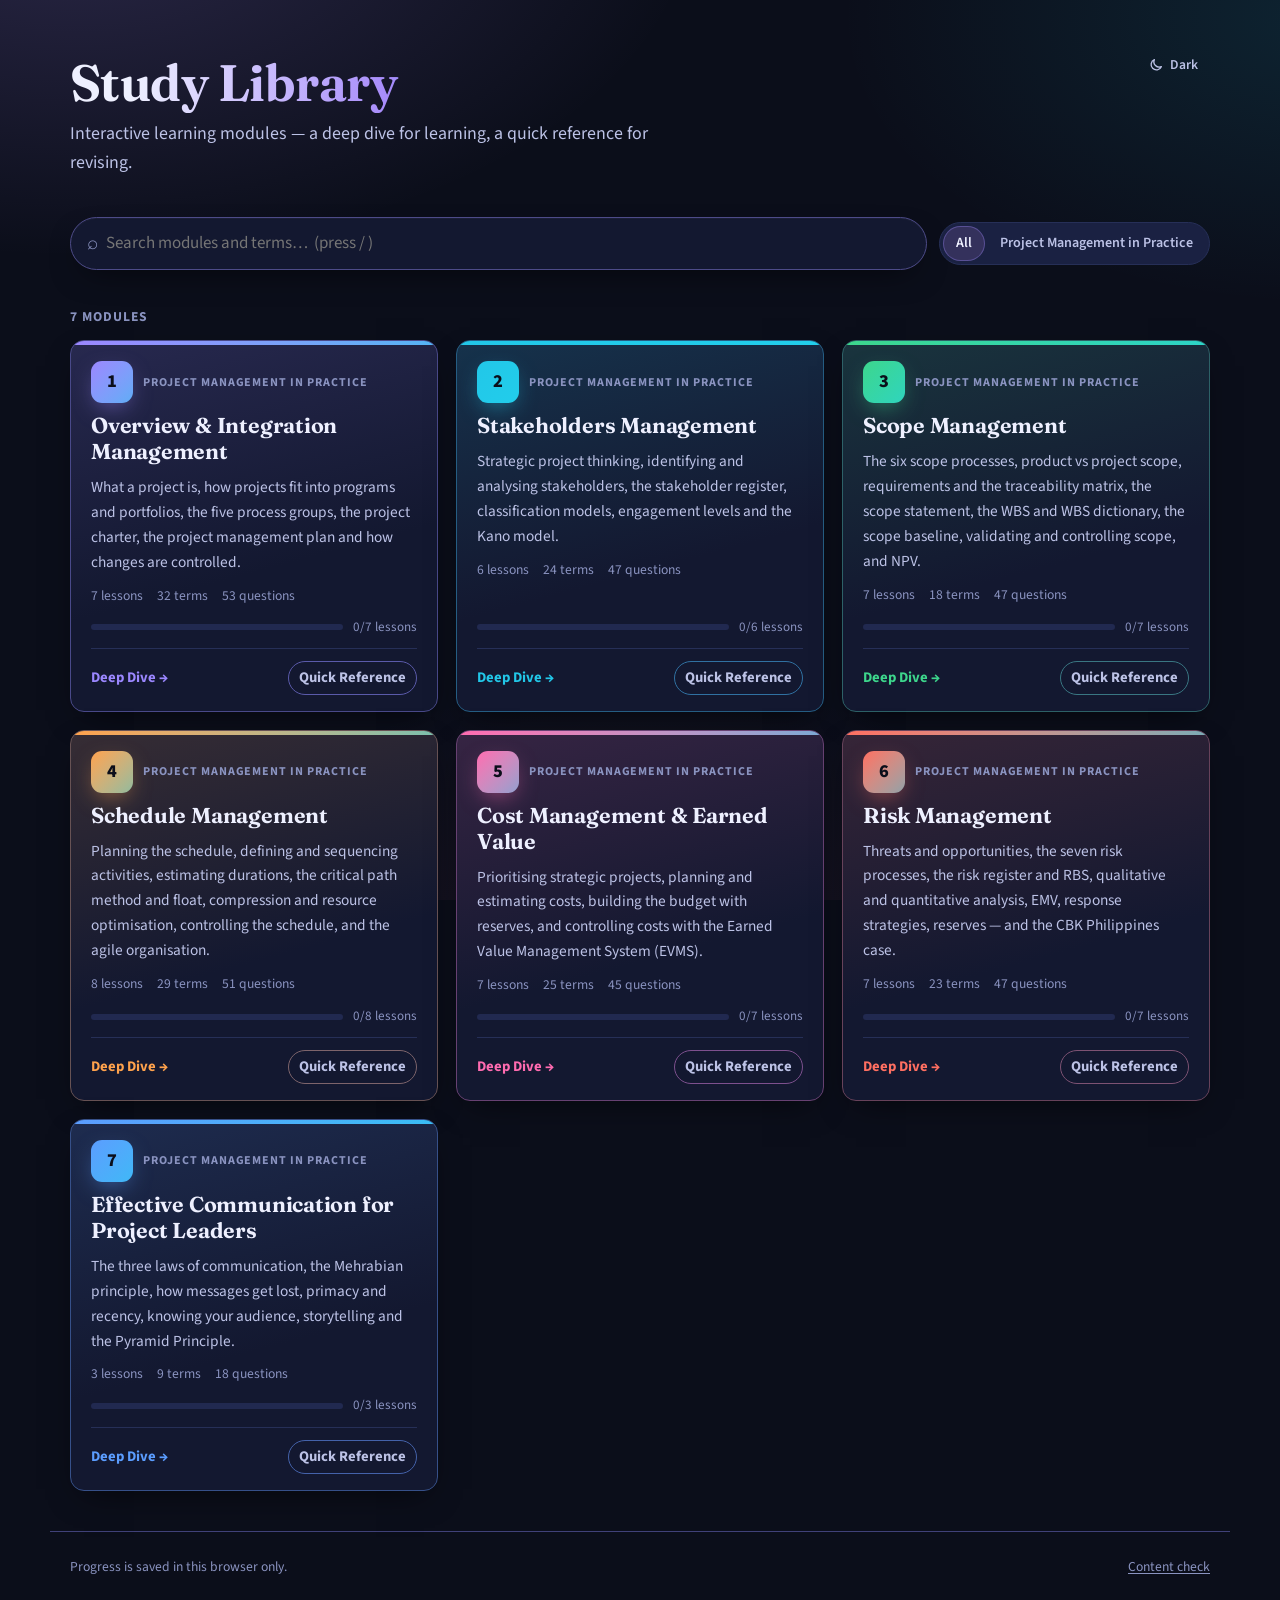
<file: index.html>
<!doctype html>
<html lang="en" data-theme="dark">
<head>
  <meta charset="utf-8">
  <meta name="viewport" content="width=device-width, initial-scale=1">
  <meta name="color-scheme" content="dark light">
  <meta name="theme-color" content="#0b0e1a">
  <title>Study Library</title>
  <meta name="description" content="Interactive learning modules: deep dives and quick references.">
  <link rel="icon" href="assets/favicon.svg" type="image/svg+xml">
  <link rel="preconnect" href="https://fonts.googleapis.com">
  <link rel="preconnect" href="https://fonts.gstatic.com" crossorigin>
  <link rel="stylesheet" href="https://fonts.googleapis.com/css2?family=Fraunces:opsz,wght@9..144,500;9..144,650&family=Source+Sans+3:ital,wght@0,400;0,600;0,700;1,400&family=JetBrains+Mono:wght@400;600&display=swap">
  <link rel="stylesheet" href="assets/css/site.css">
</head>
<body class="home">
  <header class="home-head">
    <div class="home-head-inner">
      <div>
        <div class="eyebrow" id="site-owner"></div>
        <h1 id="site-title">Study Library</h1>
        <p class="tagline" id="site-tagline"></p>
      </div>
      <button class="btn btn-ghost btn-sm theme-toggle" type="button"></button>
    </div>
    <div class="home-tools">
      <div class="search-box">
        <span aria-hidden="true">⌕</span>
        <input id="search" type="search" placeholder="Search modules and terms…  (press / )" aria-label="Search modules and terms" autocomplete="off">
      </div>
      <div class="seg" id="cats" role="group" aria-label="Filter by category"></div>
    </div>
  </header>

  <main class="home-main">
    <div class="home-status" id="status"></div>
    <div class="section-label"><span id="module-count"></span></div>
    <div class="mgrid" id="modules"><div class="loading">Loading modules…</div></div>
    <p class="muted" id="empty" hidden>Nothing matches your search.</p>
    <div id="term-results"></div>
  </main>

  <footer class="site-foot">
    <span>Progress is saved in this browser only.</span>
    <a href="check.html">Content check</a>
  </footer>

  <script src="assets/js/core.js"></script>
  <script src="assets/js/diagrams.js"></script>
  <script src="assets/js/components.js"></script>
  <script src="assets/js/home.js"></script>
</body>
</html>
</file>
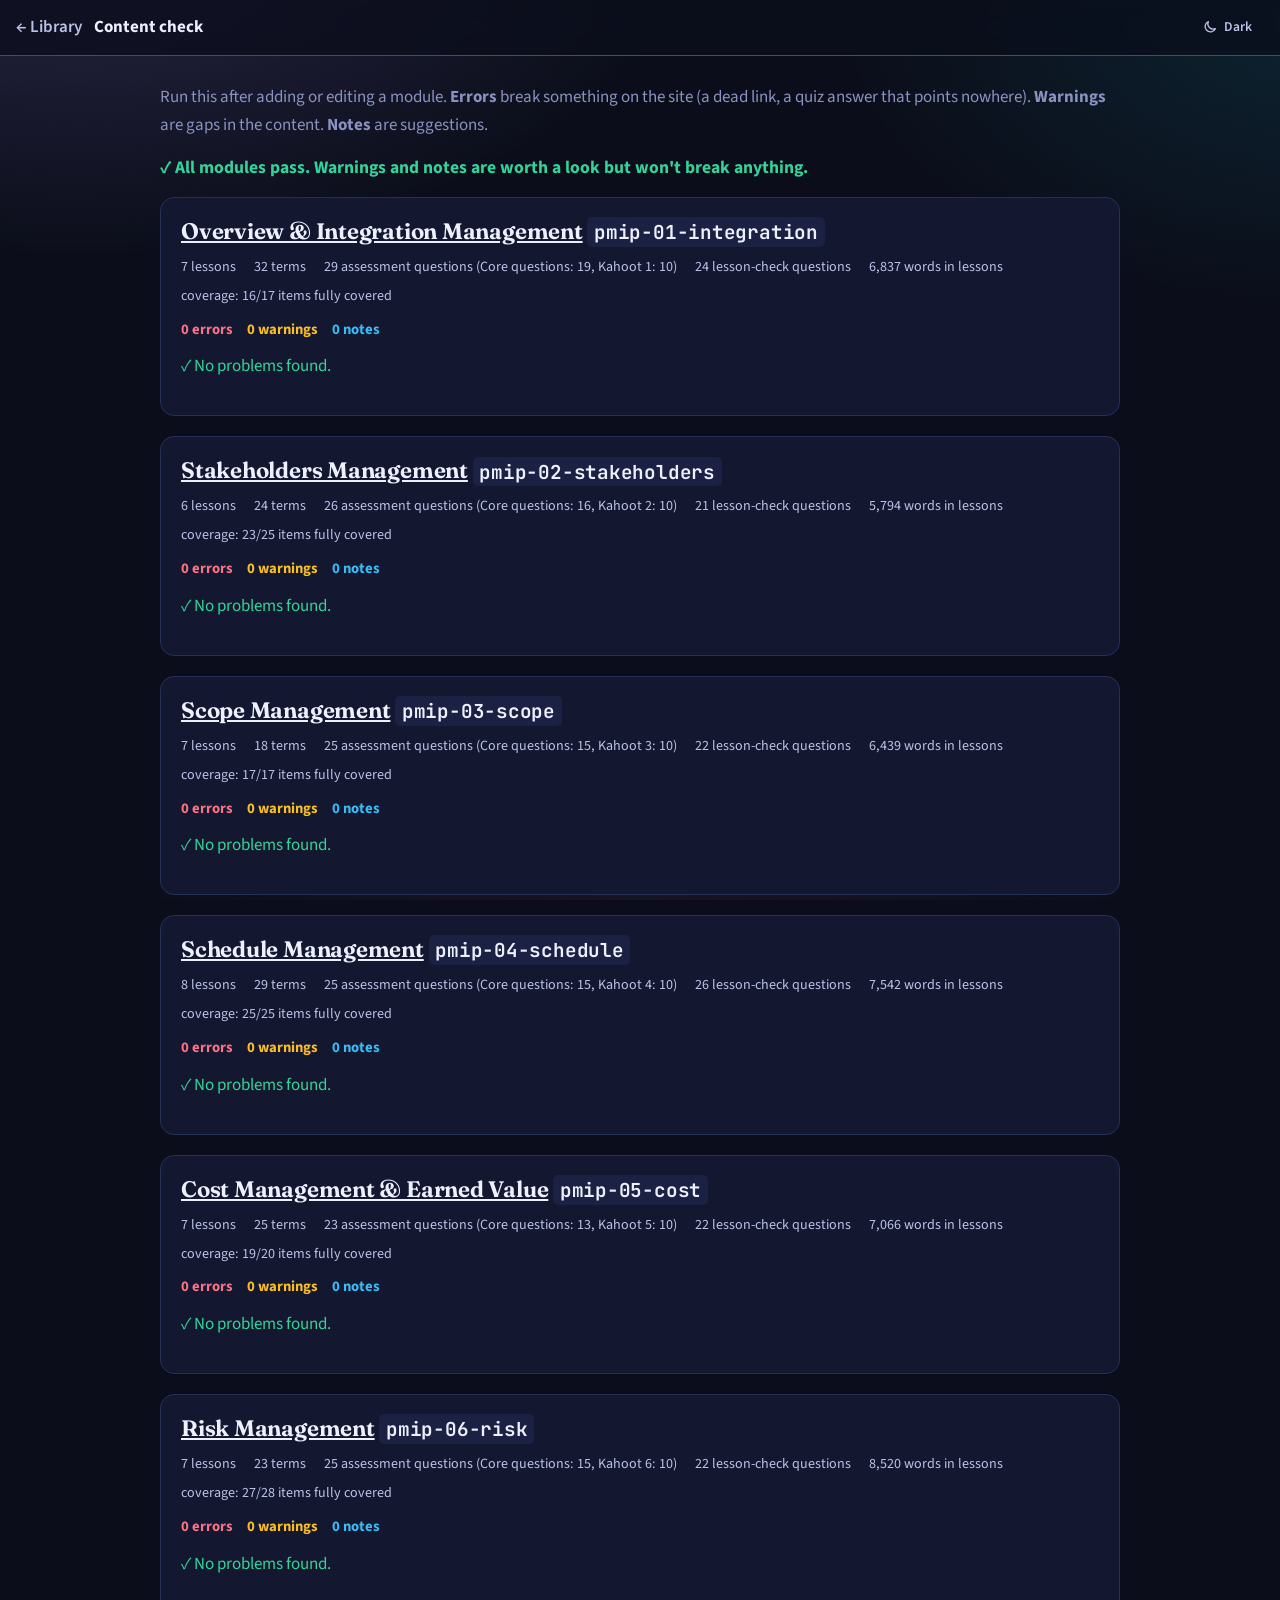
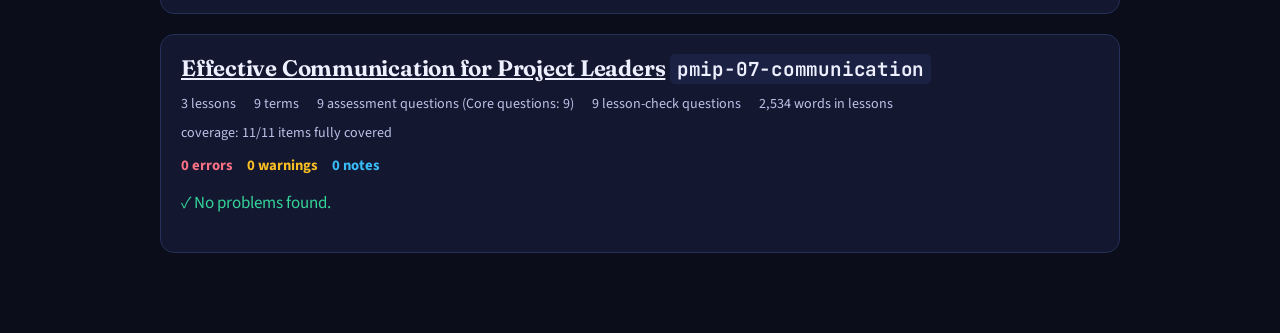
<file: check.html>
<!doctype html>
<html lang="en" data-theme="dark">
<head>
  <meta charset="utf-8">
  <meta name="viewport" content="width=device-width, initial-scale=1">
  <meta name="color-scheme" content="dark light">
  <meta name="theme-color" content="#0b0e1a">
  <title>Content check · Study Library</title>
  <meta name="robots" content="noindex">
  <link rel="icon" href="assets/favicon.svg" type="image/svg+xml">
  <link rel="stylesheet" href="https://fonts.googleapis.com/css2?family=Fraunces:opsz,wght@9..144,500;9..144,650&family=Source+Sans+3:wght@400;600;700&family=JetBrains+Mono:wght@400&display=swap">
  <link rel="stylesheet" href="assets/css/site.css">
</head>
<body class="check-page">
  <header class="topbar">
    <a class="back" href="index.html">← <span>Library</span></a>
    <strong class="topbar-title">Content check</strong>
    <button class="btn btn-ghost btn-sm theme-toggle" type="button"></button>
  </header>
  <main class="check-main">
    <p class="muted">Run this after adding or editing a module. <strong>Errors</strong> break something on the site (a dead link, a quiz answer that points nowhere). <strong>Warnings</strong> are gaps in the content. <strong>Notes</strong> are suggestions.</p>
    <div id="report"><div class="loading">Checking…</div></div>
  </main>
  <script src="assets/js/core.js"></script>
  <script src="assets/js/diagrams.js"></script>
  <script src="assets/js/check.js"></script>
</body>
</html>
</file>
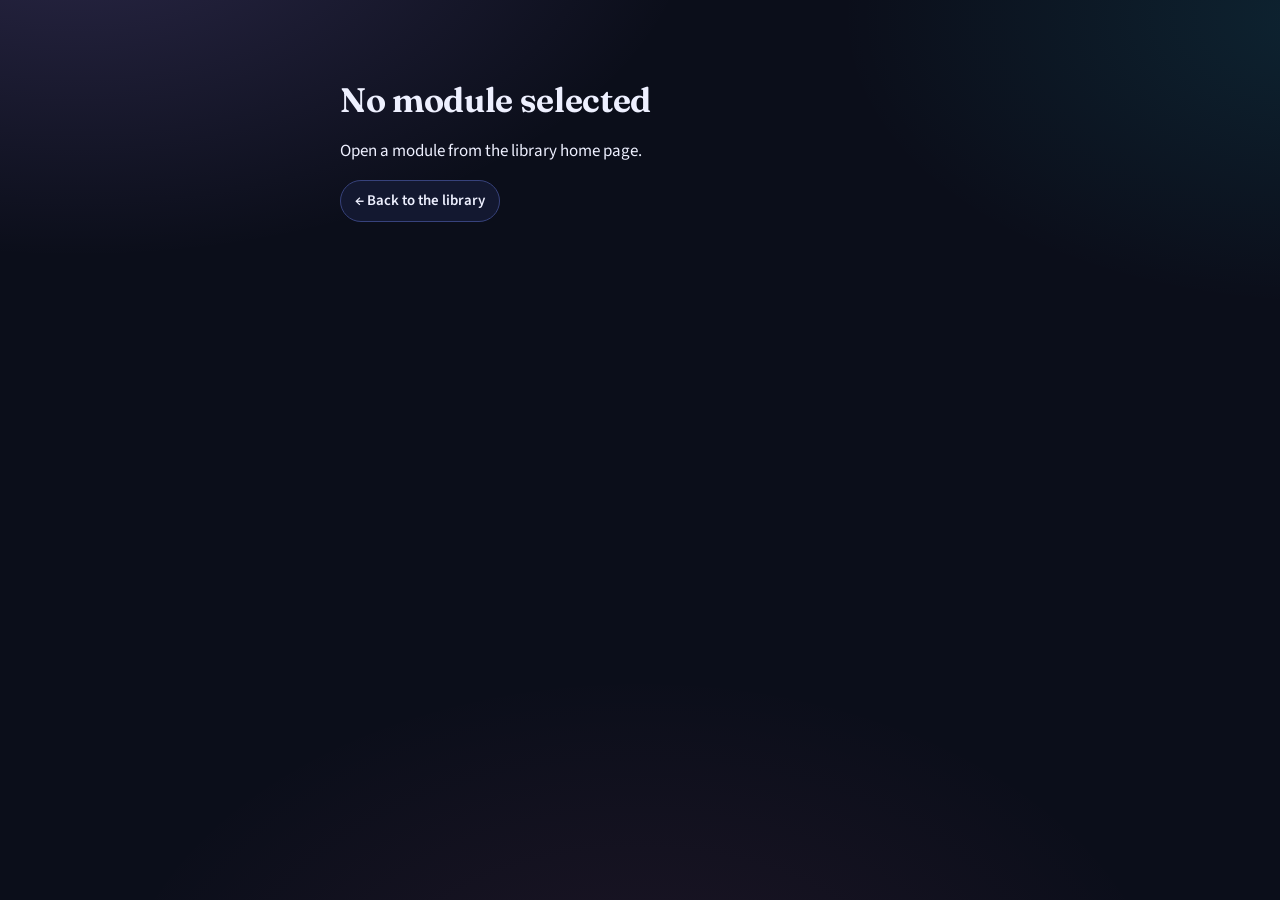
<file: module.html>
<!doctype html>
<html lang="en" data-theme="dark">
<head>
  <meta charset="utf-8">
  <meta name="viewport" content="width=device-width, initial-scale=1">
  <meta name="color-scheme" content="dark light">
  <meta name="theme-color" content="#0b0e1a">
  <title>Module · Study Library</title>
  <link rel="icon" href="assets/favicon.svg" type="image/svg+xml">
  <link rel="preconnect" href="https://fonts.googleapis.com">
  <link rel="preconnect" href="https://fonts.gstatic.com" crossorigin>
  <link rel="stylesheet" href="https://fonts.googleapis.com/css2?family=Fraunces:opsz,wght@9..144,500;9..144,650&family=Source+Sans+3:ital,wght@0,400;0,600;0,700;1,400&family=JetBrains+Mono:wght@400;600&display=swap">
  <link rel="stylesheet" href="assets/css/site.css">
</head>
<body class="module-page">
  <div id="app"></div>
  <script src="assets/js/core.js"></script>
  <script src="assets/js/diagrams.js"></script>
  <script src="assets/js/components.js"></script>
  <script src="assets/js/module-page.js"></script>
</body>
</html>
</file>
<file: assets/css/site.css>
/* ==========================================================================
   Study Library — styles
   Dark theme by default; the theme button switches to light. Colours are
   tokens on :root. Each module sets its own --mod colour.
   ========================================================================== */
:root,
:root[data-theme="dark"] {
  --bg: #0b0e1a;
  --surface: #131830;
  --surface-2: #1a2142;
  --surface-3: #252e58;
  --ink: #eef0ff;
  --ink-2: #bcc2e6;
  --ink-3: #8a93c0;
  --line: #262f57;
  --line-2: #37427c;
  --accent: #a78bfa;
  --accent-2: #c4b5fd;
  --accent-soft: rgba(167, 139, 250, 0.16);
  --accent-ink: #0b0e1a;
  --mod: var(--accent);
  --darken: 0%;

  --ok: #34d399;   --ok-soft: rgba(52, 211, 153, 0.13);
  --bad: #fb7185;  --bad-soft: rgba(251, 113, 133, 0.13);
  --warn: #fbbf24; --warn-soft: rgba(251, 191, 36, 0.12);
  --info: #38bdf8; --info-soft: rgba(56, 189, 248, 0.12);
  --violet: #c4b5fd; --violet-soft: rgba(196, 181, 253, 0.13);

  /* diagram palette */
  --t-violet: #a78bfa; --t-cyan: #22d3ee; --t-green: #34d399; --t-orange: #fb923c;
  --t-pink: #f472b6;   --t-blue: #60a5fa; --t-yellow: #facc15; --t-red: #f87171; --t-gray: #94a3b8;
  --on-tone: #0b0e1a;
  --tint: 15%;

  --font-body: "Source Sans 3", system-ui, -apple-system, "Segoe UI", Roboto, sans-serif;
  --font-head: "Fraunces", Georgia, "Times New Roman", serif;
  --font-mono: "JetBrains Mono", ui-monospace, Menlo, Consolas, monospace;

  --radius: 14px;
  --radius-sm: 9px;
  --shadow: 0 1px 0 rgba(255, 255, 255, 0.03) inset, 0 12px 32px -14px rgba(0, 0, 0, 0.7);
  --topbar-h: 56px;
  color-scheme: dark;
}
:root[data-theme="light"] {
  --bg: #f6f4ff;
  --surface: #ffffff;
  --surface-2: #f0edfb;
  --surface-3: #e4dff6;
  --ink: #1a1735;
  --ink-2: #4a4672;
  --ink-3: #7a76a2;
  --line: #e2ddf3;
  --line-2: #cbc3ea;
  --accent: #6d4aff;
  --accent-2: #8467ff;
  --accent-soft: #ece6ff;
  --accent-ink: #ffffff;
  --darken: 30%;

  --ok: #0f9f6e;   --ok-soft: #dcf7ec;
  --bad: #d9364f;  --bad-soft: #fde3e8;
  --warn: #b7791f; --warn-soft: #fdf1d8;
  --info: #0a7cc2; --info-soft: #dff1fc;
  --violet: #8b3fd9; --violet-soft: #f1e6fd;

  --t-violet: #7c3aed; --t-cyan: #0891b2; --t-green: #059669; --t-orange: #ea580c;
  --t-pink: #db2777;   --t-blue: #2563eb; --t-yellow: #b58105; --t-red: #dc2626; --t-gray: #64748b;
  --on-tone: #ffffff;
  --tint: 11%;
  --shadow: 0 1px 2px rgba(40, 20, 90, 0.06), 0 10px 28px -12px rgba(40, 20, 90, 0.18);
  color-scheme: light;
}
/* module colour as text: brightened in dark mode, darkened in light mode */
* { --mod-ink: color-mix(in srgb, var(--mod) calc(100% - var(--darken)), #000); }
.tone-violet { --tone: var(--t-violet); } .tone-cyan { --tone: var(--t-cyan); } .tone-green { --tone: var(--t-green); }
.tone-orange { --tone: var(--t-orange); } .tone-pink { --tone: var(--t-pink); } .tone-blue { --tone: var(--t-blue); }
.tone-yellow { --tone: var(--t-yellow); } .tone-red { --tone: var(--t-red); } .tone-gray { --tone: var(--t-gray); }
.tone-mod { --tone: var(--mod); }

/* ---------- Base ---------- */
*, *::before, *::after { box-sizing: border-box; }
html { scroll-padding-top: calc(var(--topbar-h) + 16px); -webkit-text-size-adjust: 100%; }
body {
  margin: 0;
  background: var(--bg);
  color: var(--ink);
  font: 17px/1.62 var(--font-body);
  overflow-x: hidden;
}
h1, h2, h3, h4 { font-family: var(--font-head); font-weight: 650; line-height: 1.2; margin: 0 0 0.5em; letter-spacing: -0.01em; }
h3 { font-size: 1.15rem; }
p { margin: 0 0 0.85em; }
a { color: var(--accent); text-underline-offset: 2px; }
a:hover { color: var(--accent-2); }
code { font-family: var(--font-mono); font-size: 0.86em; background: var(--surface-2); padding: 0.1em 0.35em; border-radius: 5px; }
mark { background: var(--warn-soft); color: inherit; padding: 0 0.15em; border-radius: 3px; }
img, svg { max-width: 100%; }
button { font: inherit; }
:focus-visible { outline: 2px solid var(--accent); outline-offset: 2px; border-radius: 4px; }
.muted { color: var(--ink-3); }
.small { font-size: 0.85rem; }
.loading { padding: 48px 0; color: var(--ink-3); text-align: center; }
.warn { color: var(--warn); }
[hidden] { display: none !important; }
.deep [id] { scroll-margin-top: calc(var(--topbar-h) + 20px); }

/* ---------- Buttons, segmented controls, chips, bars ---------- */
.btn {
  display: inline-flex; align-items: center; gap: 6px;
  padding: 8px 14px; border-radius: 999px;
  border: 1px solid var(--line-2); background: var(--surface); color: var(--ink);
  cursor: pointer; font-weight: 600; font-size: 0.93rem; text-decoration: none;
  transition: background 0.15s, border-color 0.15s, color 0.15s;
}
.btn:hover { background: var(--surface-2); color: var(--ink); }
.btn-primary { background: var(--accent); border-color: var(--accent); color: var(--accent-ink); }
.btn-primary:hover { background: var(--accent-2); border-color: var(--accent-2); color: var(--accent-ink); }
.btn-ghost { background: transparent; border-color: transparent; color: var(--ink-2); }
.btn-ghost:hover { background: var(--surface-2); }
.btn-sm { padding: 5px 11px; font-size: 0.85rem; }

.seg { display: inline-flex; flex-wrap: wrap; gap: 4px; background: var(--surface-2); padding: 4px; border-radius: 999px; }
.seg:empty { display: none; }
.seg-btn {
  border: 0; background: transparent; color: var(--ink-2); padding: 5px 12px; border-radius: 999px;
  cursor: pointer; font-weight: 600; font-size: 0.88rem;
}
.seg-btn:hover { color: var(--ink); }
.seg-btn.on { background: var(--surface); color: var(--ink); box-shadow: var(--shadow); }
.count { font-size: 0.78em; font-weight: 700; color: var(--ink-3); margin-left: 2px; }

.chip {
  display: inline-block; padding: 2px 10px; border-radius: 999px; font-size: 0.85rem;
  background: var(--surface-2); color: var(--ink-2); text-decoration: none; border: 1px solid var(--line);
}
.chip:hover { border-color: var(--accent); color: var(--accent); }
.chips { display: flex; flex-wrap: wrap; gap: 6px; }

.bar { height: 6px; border-radius: 99px; background: var(--surface-3); overflow: hidden; flex: 1; }
.bar > span { display: block; height: 100%; background: var(--mod); border-radius: 99px; transition: width 0.3s; }

.eyebrow { font-size: 0.75rem; letter-spacing: 0.08em; text-transform: uppercase; font-weight: 700; color: var(--ink-3); }

.src-tag, .src-inline { font-size: 0.8rem; color: var(--ink-3); font-family: var(--font-mono); }
.src-line { font-size: 0.78rem; color: var(--ink-3); font-family: var(--font-mono); margin-top: 6px; }

/* ---------- Top bar & tabs ---------- */
.topbar {
  position: sticky; top: 0; z-index: 20;
  display: flex; align-items: center; gap: 12px;
  height: var(--topbar-h); padding: 0 16px;
  background: color-mix(in srgb, var(--bg) 88%, transparent);
  backdrop-filter: saturate(1.4) blur(10px);
  -webkit-backdrop-filter: saturate(1.4) blur(10px);
  border-bottom: 1px solid var(--line);
}
.back { text-decoration: none; color: var(--ink-2); font-weight: 600; white-space: nowrap; }
.topbar-title { flex: 1; }
.tabs { flex: 1; display: flex; justify-content: center; gap: 4px; height: 100%; }
.tabs [role="tab"] {
  border: 0; background: transparent; color: var(--ink-2); font-weight: 700; font-size: 0.98rem;
  padding: 0 14px; cursor: pointer; border-bottom: 3px solid transparent; margin-bottom: -1px;
}
.tabs [role="tab"]:hover { color: var(--ink); }
.tabs [role="tab"][aria-selected="true"] { color: var(--ink); border-bottom-color: var(--mod); }

/* ---------- Home ---------- */
.home-head { max-width: 1180px; margin: 0 auto; padding: 48px 20px 8px; }
.home-head-inner { display: flex; justify-content: space-between; align-items: flex-start; gap: 16px; }
.home-head h1 { font-size: clamp(2.1rem, 5vw, 3.2rem); margin: 4px 0 6px; }
.tagline { color: var(--ink-2); font-size: 1.12rem; max-width: 640px; }
.home-tools { display: flex; flex-wrap: wrap; gap: 12px; align-items: center; margin-top: 24px; }
.search-box {
  flex: 1 1 320px; display: flex; align-items: center; gap: 8px;
  background: var(--surface); border: 1px solid var(--line-2); border-radius: 999px; padding: 0 16px;
  box-shadow: var(--shadow);
}
.search-box span { color: var(--ink-3); font-size: 1.2rem; }
.search-box input { flex: 1; border: 0; background: transparent; color: var(--ink); font: inherit; padding: 12px 0; outline: none; min-width: 0; }
.home-main { max-width: 1180px; margin: 0 auto; padding: 8px 20px 40px; }
.section-label { font-size: 0.85rem; font-weight: 700; color: var(--ink-3); text-transform: uppercase; letter-spacing: 0.07em; margin: 20px 0 12px; font-family: var(--font-body); }
.home-status:empty { display: none; }
.home-status { margin-top: 16px; }

.mgrid { display: grid; grid-template-columns: repeat(auto-fill, minmax(290px, 1fr)); gap: 18px; }
.mcard {
  position: relative; display: flex; flex-direction: column; gap: 10px;
  background: var(--surface); border: 1px solid var(--line); border-radius: var(--radius);
  padding: 20px 20px 16px; box-shadow: var(--shadow);
  border-top: 5px solid var(--mod);
  transition: transform 0.15s, box-shadow 0.15s, border-color 0.15s;
}
.mcard:hover { transform: translateY(-2px); border-color: var(--line-2); border-top-color: var(--mod); }
.mcard-top { display: flex; align-items: center; gap: 10px; }
.mod-icon {
  display: inline-grid; place-items: center; width: 42px; height: 42px; border-radius: 11px;
  background: color-mix(in srgb, var(--mod) 16%, var(--surface)); color: var(--mod-ink);
  font-weight: 800; font-size: 1.15rem; flex: none;
}
.mcard-title { font-size: 1.35rem; margin: 0; }
.mcard-main { color: var(--ink); text-decoration: none; }
.mcard-main::after { content: ""; position: absolute; inset: 0; border-radius: var(--radius); }
.mcard-sub { color: var(--ink-2); margin: 0; font-size: 0.96rem; }
.mcard-stats { display: flex; flex-wrap: wrap; gap: 6px 14px; font-size: 0.85rem; color: var(--ink-3); }
.mcard-progress { display: flex; align-items: center; gap: 10px; font-size: 0.82rem; color: var(--ink-3); margin-top: auto; }
.mcard-links { display: flex; justify-content: space-between; align-items: center; border-top: 1px solid var(--line); padding-top: 12px; font-weight: 700; font-size: 0.92rem; }
.mcard-go { color: var(--mod-ink); text-decoration: none; }
.mcard-ref { position: relative; z-index: 2; color: var(--ink-2); text-decoration: none; padding: 4px 10px; border-radius: 99px; border: 1px solid var(--line-2); }
.mcard-ref:hover { color: var(--mod-ink); border-color: var(--mod); }

.term-hits { display: grid; grid-template-columns: repeat(auto-fill, minmax(320px, 1fr)); gap: 10px; }
.term-hit {
  display: grid; grid-template-columns: 1fr auto; gap: 2px 10px; padding: 12px 14px;
  background: var(--surface); border: 1px solid var(--line); border-left: 4px solid var(--mod);
  border-radius: var(--radius-sm); text-decoration: none; color: var(--ink);
}
.term-hit:hover { border-color: var(--mod); color: var(--ink); }
.th-term { font-weight: 700; }
.th-mod { font-size: 0.78rem; color: var(--ink-3); text-align: right; }
.th-short { grid-column: 1 / -1; font-size: 0.9rem; color: var(--ink-2); }

/* ---------- Module hero ---------- */
.hero { border-bottom: 1px solid var(--line); background: linear-gradient(180deg, color-mix(in srgb, var(--mod) 9%, var(--bg)), var(--bg)); }
.hero-inner { max-width: 1180px; margin: 0 auto; padding: 34px 20px 26px; display: flex; gap: 20px; align-items: flex-start; }
.hero .mod-icon { width: 64px; height: 64px; font-size: 1.7rem; border-radius: 16px; }
.hero-text { flex: 1; min-width: 0; }
.hero h1 { font-size: clamp(1.8rem, 4.2vw, 2.7rem); margin: 4px 0 6px; }
.subtitle { color: var(--ink-2); font-size: 1.1rem; max-width: 760px; }
.hero-meta { display: flex; flex-wrap: wrap; gap: 4px 16px; color: var(--ink-3); font-size: 0.9rem; }
.hero-progress { display: flex; align-items: center; gap: 12px; margin-top: 14px; max-width: 460px; font-size: 0.85rem; color: var(--ink-3); }

/* ---------- Deep Dive layout ---------- */
main { min-height: 50vh; }
.deep-layout { max-width: 1180px; margin: 0 auto; padding: 24px 20px 60px; display: grid; grid-template-columns: 250px minmax(0, 1fr); gap: 40px; }
.toc-wrap { position: relative; }
.toc { position: sticky; top: calc(var(--topbar-h) + 16px); max-height: calc(100vh - var(--topbar-h) - 32px); overflow: auto; font-size: 0.92rem; padding-right: 4px; }
.toc summary { display: none; }
.toc ul, .toc ol { list-style: none; margin: 0 0 8px; padding: 0; }
.toc-group { font-size: 0.72rem; text-transform: uppercase; letter-spacing: 0.08em; font-weight: 700; color: var(--ink-3); margin: 14px 0 4px; }
.toc a { display: flex; gap: 8px; padding: 5px 10px; border-radius: 8px; color: var(--ink-2); text-decoration: none; line-height: 1.35; border-left: 2px solid transparent; }
.toc a:hover { background: var(--surface-2); color: var(--ink); }
.toc a.active { color: var(--ink); background: var(--surface-2); border-left-color: var(--mod); font-weight: 600; }
.toc-n {
  flex: none; display: inline-grid; place-items: center; width: 20px; height: 20px; border-radius: 50%;
  border: 1.5px solid var(--line-2); font-size: 0.72rem; font-weight: 700; color: var(--ink-3); margin-top: 1px;
}
.toc-lessons li.done .toc-n { background: var(--ok); border-color: var(--ok); color: var(--surface); font-size: 0; }
.toc-lessons li.done .toc-n::before { content: "✓"; font-size: 0.72rem; }

.deep { min-width: 0; max-width: 820px; }
.sec { padding: 8px 0 36px; margin-bottom: 28px; border-bottom: 1px solid var(--line); }
.sec:last-child { border-bottom: 0; }
.sec-title { font-size: clamp(1.5rem, 3vw, 1.95rem); }
.flash { animation: flash 1.4s ease-out; }
@keyframes flash { 0% { box-shadow: 0 0 0 4px color-mix(in srgb, var(--mod) 45%, transparent); } 100% { box-shadow: 0 0 0 4px transparent; } }

.ov-grid { display: grid; grid-template-columns: repeat(auto-fit, minmax(260px, 1fr)); gap: 16px; margin-top: 18px; }
.ov-card { background: var(--surface); border: 1px solid var(--line); border-radius: var(--radius); padding: 18px 20px; }
.ov-card h3 { font-size: 1rem; font-family: var(--font-body); font-weight: 700; margin-top: 10px; }
.ov-card h3:first-child { margin-top: 0; }
.ov-card ul, .ov-card ol { padding-left: 20px; margin: 0 0 10px; }
.src-list li { margin-bottom: 4px; font-size: 0.93rem; }

/* ---------- Lessons ---------- */
.lesson-head { margin-bottom: 18px; }
.lesson-num { font-size: 0.8rem; font-weight: 700; text-transform: uppercase; letter-spacing: 0.08em; color: var(--mod-ink); margin-bottom: 4px; }
.done-pill { background: var(--ok-soft); color: var(--ok); padding: 1px 8px; border-radius: 99px; margin-left: 6px; letter-spacing: 0.02em; }
.lesson-meta { display: flex; flex-wrap: wrap; gap: 6px 16px; align-items: center; font-size: 0.85rem; color: var(--ink-3); }
.builds { display: inline-flex; flex-wrap: wrap; gap: 6px; align-items: center; }
.lesson-summary { margin-top: 12px; font-size: 1.08rem; color: var(--ink-2); }
.lesson-body > .blk { margin: 0 0 20px; }
.lesson-foot { display: flex; flex-wrap: wrap; justify-content: space-between; align-items: center; gap: 12px; margin-top: 26px; }
.next-link { font-weight: 700; text-decoration: none; }

/* ---------- Blocks ---------- */
.blk { margin: 0 0 20px; }
.blk > :last-child { margin-bottom: 0; }
.blk-text ul, .blk-text ol, .blk-list ul, .blk-list ol { padding-left: 24px; margin: 0 0 0.85em; }
.blk-text li, .blk-list li { margin-bottom: 4px; }
.md-h { font-family: var(--font-body); font-weight: 700; font-size: 1rem; margin: 1.1em 0 0.4em; }
.blk-h { font-size: 1.3rem; margin: 30px 0 12px; }
.blk-label { font-size: 0.74rem; font-weight: 800; letter-spacing: 0.09em; text-transform: uppercase; color: var(--ink-3); margin-bottom: 8px; }
.list-title { font-weight: 700; margin-bottom: 6px; }
.blk-error { border: 1px dashed var(--bad); color: var(--bad); padding: 10px 14px; border-radius: var(--radius-sm); }
.term-link { color: inherit; text-decoration: underline dotted var(--mod); text-decoration-thickness: 1.5px; text-underline-offset: 3px; }
.term-link:hover { color: var(--mod-ink); }
.term-missing { color: var(--bad); text-decoration: underline wavy var(--bad); }

.intuition { background: color-mix(in srgb, var(--mod) 8%, var(--surface)); border-radius: var(--radius); padding: 16px 20px; border: 1px solid color-mix(in srgb, var(--mod) 20%, var(--line)); }
.intuition .blk-label { color: var(--mod-ink); }

.definition { background: var(--surface); border: 1px solid var(--line); border-left: 4px solid var(--mod); border-radius: var(--radius-sm); padding: 16px 20px; }
.def-term { font-family: var(--font-head); font-size: 1.3rem; font-weight: 650; margin-bottom: 6px; }
.def-aka { font-size: 0.88rem; color: var(--ink-3); margin-top: 4px; }
.def-formula { margin-top: 10px; }

.formula { background: var(--surface); border: 1px solid var(--line); border-radius: var(--radius); padding: 16px 20px; }
.formula-tex { overflow-x: auto; padding: 4px 0; }
.tex { font-family: var(--font-mono); font-size: 0.92em; background: var(--surface-2); padding: 0.1em 0.4em; border-radius: 5px; }
.tex-display { display: block; text-align: center; padding: 10px; margin: 6px 0; }
.katex-display { margin: 0.4em 0; }
.katex-display { overflow-x: auto; overflow-y: hidden; padding: 2px 0; }
.katex .katex-mathml { width: 1px; height: 1px; overflow: hidden; }
.def-formula, .fc-formula { overflow-x: auto; }
table.where { width: 100%; border-collapse: collapse; font-size: 0.92rem; margin-top: 10px; }
table.where th { text-align: left; font-size: 0.74rem; text-transform: uppercase; letter-spacing: 0.06em; color: var(--ink-3); border-bottom: 1px solid var(--line); padding: 4px 8px; }
table.where td { border-bottom: 1px solid var(--line); padding: 6px 8px; vertical-align: top; }
table.where td.sym { white-space: nowrap; width: 1%; }
table.where td.unit { white-space: nowrap; color: var(--ink-2); }
.formula-note { margin-top: 10px; font-size: 0.95rem; color: var(--ink-2); }

.example { background: var(--surface); border: 1px solid var(--line); border-radius: var(--radius); padding: 18px 20px; }
.example .blk-label { color: var(--info); }
.ex-title { font-family: var(--font-body); font-weight: 700; font-size: 1.08rem; margin-bottom: 8px; }
.ex-problem { padding-bottom: 6px; }
.ex-solution > summary { cursor: pointer; font-weight: 700; color: var(--ink-2); padding: 6px 0; }
.ex-steps { counter-reset: step; list-style: none; padding: 0; margin: 8px 0 0; }
.ex-steps > li { counter-increment: step; position: relative; padding: 0 0 12px 40px; margin: 0; border-left: 2px solid var(--line); margin-left: 13px; padding-left: 26px; }
.ex-steps > li:last-child { border-left-color: transparent; }
.ex-steps > li::before {
  content: counter(step); position: absolute; left: -14px; top: 0; width: 26px; height: 26px; border-radius: 50%;
  display: grid; place-items: center; background: var(--info-soft); color: var(--info); font-weight: 800; font-size: 0.82rem;
}
.step-do p, .step-why p { margin-bottom: 0.4em; }
.step-why { font-size: 0.93rem; color: var(--ink-2); display: flex; gap: 8px; }
.step-why > span { flex: none; font-size: 0.7rem; font-weight: 800; text-transform: uppercase; letter-spacing: 0.08em; color: var(--ink-3); padding-top: 4px; }
.ex-answer { margin-top: 6px; padding: 10px 14px; background: var(--ok-soft); border-radius: var(--radius-sm); display: flex; gap: 10px; align-items: baseline; }
.ex-answer strong { color: var(--ok); font-size: 0.75rem; text-transform: uppercase; letter-spacing: 0.08em; flex: none; }
.ex-answer p { margin: 0; }

.callout { border-radius: var(--radius-sm); padding: 14px 18px; border: 1px solid; }
.callout-title { font-weight: 800; font-size: 0.92rem; margin-bottom: 4px; }
.callout-note { background: var(--info-soft); border-color: color-mix(in srgb, var(--info) 30%, transparent); }
.callout-note .callout-title { color: var(--info); }
.callout-tip, .callout-key { background: var(--ok-soft); border-color: color-mix(in srgb, var(--ok) 30%, transparent); }
.callout-tip .callout-title, .callout-key .callout-title { color: var(--ok); }
.callout-warning { background: var(--bad-soft); border-color: color-mix(in srgb, var(--bad) 30%, transparent); }
.callout-warning .callout-title { color: var(--bad); }
.callout-conflict { background: var(--warn-soft); border-color: color-mix(in srgb, var(--warn) 45%, transparent); border-left-width: 5px; }
.callout-conflict .callout-title { color: var(--warn); }
.callout-added { background: var(--violet-soft); border-color: color-mix(in srgb, var(--violet) 35%, transparent); border-style: dashed; }
.callout-added .callout-title { color: var(--violet); }
.callout-exam { background: var(--surface-2); border-color: var(--line-2); }

.quote { margin: 0 0 20px; padding: 12px 20px; border-left: 4px solid var(--line-2); background: var(--surface); border-radius: 0 var(--radius-sm) var(--radius-sm) 0; font-style: italic; }
.quote footer { font-style: normal; font-size: 0.82rem; color: var(--ink-3); font-family: var(--font-mono); }

.steps ol { padding-left: 24px; margin: 0; }
.steps li { margin-bottom: 6px; padding-left: 4px; }
.steps { background: var(--surface); border: 1px solid var(--line); border-radius: var(--radius); padding: 16px 20px; }

.table-scroll { overflow-x: auto; border: 1px solid var(--line); border-radius: var(--radius-sm); background: var(--surface); }
.table-blk table, .cov-table, .chk-table { width: 100%; border-collapse: collapse; font-size: 0.93rem; }
.table-blk th, .table-blk td, .cov-table th, .cov-table td, .chk-table th, .chk-table td { padding: 8px 12px; border-bottom: 1px solid var(--line); text-align: left; vertical-align: top; }
.table-blk th, .cov-table th, .chk-table th { background: var(--surface-2); font-weight: 700; font-size: 0.85rem; }
.table-blk tr:last-child td, .cov-table tr:last-child td { border-bottom: 0; }
figure { margin: 0 0 20px; }
figcaption { font-size: 0.88rem; color: var(--ink-2); margin-top: 8px; }
.figure { text-align: center; }
.figure img { border-radius: var(--radius-sm); border: 1px solid var(--line); background: #fff; }
.fig-svg { background: var(--surface); border: 1px solid var(--line); border-radius: var(--radius-sm); padding: 14px; color: var(--ink); }
.fig-svg svg { height: auto; display: block; margin: 0 auto; }

.code-blk pre { background: var(--surface-2); border: 1px solid var(--line); border-radius: var(--radius-sm); padding: 14px 16px; overflow-x: auto; font-size: 0.88rem; line-height: 1.5; margin: 0; }
.code-blk pre code { background: none; padding: 0; font-size: inherit; }

.usage { display: grid; grid-template-columns: 1fr 1fr; gap: 12px; }
.usage .src-line { grid-column: 1 / -1; }
.usage-col { border-radius: var(--radius-sm); padding: 14px 16px; }
.usage-col ul { margin: 0; padding-left: 20px; }
.usage-col li { margin-bottom: 4px; }
.usage .use { background: var(--ok-soft); }
.usage .use .blk-label { color: var(--ok); }
.usage .avoid { background: var(--bad-soft); }
.usage .avoid .blk-label { color: var(--bad); }

.misconceptions .mc-pair { display: grid; grid-template-columns: 1fr 1fr; gap: 0; border: 1px solid var(--line); border-radius: var(--radius-sm); overflow: hidden; margin-bottom: 10px; background: var(--surface); }
.mc-wrong, .mc-right { display: flex; gap: 10px; padding: 12px 14px; }
.mc-wrong { border-right: 1px solid var(--line); }
.mc-wrong > span { color: var(--bad); font-weight: 800; }
.mc-right > span { color: var(--ok); font-weight: 800; }
.mc-wrong p, .mc-right p { margin: 0; }
.mc-wrong { color: var(--ink-2); }

.more { border: 1px solid var(--line); border-radius: var(--radius-sm); background: var(--surface); }
.more > summary { cursor: pointer; padding: 10px 16px; font-weight: 700; color: var(--ink-2); }
.more[open] > summary { border-bottom: 1px solid var(--line); }
.more-body { padding: 16px; }

.takeaways { background: color-mix(in srgb, var(--mod) 7%, var(--surface)); border: 1px solid color-mix(in srgb, var(--mod) 25%, var(--line)); border-radius: var(--radius); padding: 16px 20px; margin: 28px 0 20px; }
.takeaways .blk-label { color: var(--mod-ink); }
.takeaways ul { margin: 0; padding-left: 20px; }
.takeaways li { margin-bottom: 4px; }
.lesson-check { margin-top: 24px; }
.lesson-check h3 { font-size: 1.2rem; }

/* ---------- Concept map ---------- */
.cmap { position: relative; overflow-x: auto; padding: 8px 2px; }
.cmap-lines { position: absolute; left: 0; top: 0; pointer-events: none; color: var(--ink-3); overflow: visible; }
.cmap-lines path.edge { fill: none; stroke: currentColor; stroke-width: 1.5; opacity: 0.7; }
.cmap-cols { position: relative; display: flex; gap: 56px; align-items: center; min-width: min-content; }
.cmap-col { display: flex; flex-direction: column; gap: 14px; flex: 1 1 180px; min-width: 150px; }
.cmap-node {
  display: block; padding: 10px 14px; border-radius: var(--radius-sm); background: var(--surface);
  border: 1.5px solid var(--line-2); color: var(--ink); text-decoration: none; font-weight: 600; font-size: 0.92rem; line-height: 1.3;
  position: relative; z-index: 1;
}
a.cmap-node:hover { border-color: var(--mod); color: var(--mod-ink); }
.cmap-term { border-style: dashed; }
.cmap-vertical .cmap-cols { flex-direction: column; align-items: stretch; gap: 30px; }
.cmap-vertical .cmap-col { flex: none; flex-direction: row; flex-wrap: wrap; justify-content: center; align-items: flex-start; gap: 14px; min-width: 0; }
.cmap-vertical .cmap-node { flex: 0 1 260px; text-align: center; }
.cmap-legend { font-size: 0.85rem; color: var(--ink-3); margin-top: 10px; }

/* ---------- Quiz ---------- */
.quiz-summary { position: sticky; top: calc(var(--topbar-h) + 8px); z-index: 5; display: flex; align-items: center; gap: 14px; flex-wrap: wrap; background: var(--surface); border: 1px solid var(--line); border-radius: var(--radius-sm); padding: 10px 14px; margin-bottom: 14px; font-size: 0.9rem; box-shadow: var(--shadow); }
.lesson-check .quiz-summary { position: static; box-shadow: none; }
.qs-stats { flex: 1 1 260px; color: var(--ink-2); }
.qs-best { margin-left: 8px; font-size: 0.8rem; background: var(--ok-soft); color: var(--ok); padding: 1px 8px; border-radius: 99px; }
.quiz-summary .bar { flex: 1 1 120px; max-width: 200px; }
.quiz-filters { display: flex; flex-wrap: wrap; gap: 10px; align-items: center; margin: 14px 0 18px; }
.quiz-filters select { max-width: 100%; text-overflow: ellipsis;  font: inherit; font-size: 0.9rem; padding: 6px 10px; border-radius: 999px; border: 1px solid var(--line-2); background: var(--surface); color: var(--ink); }
.set-note { font-size: 0.93rem; background: var(--surface); border: 1px solid var(--line); border-left: 4px solid var(--violet); border-radius: var(--radius-sm); padding: 10px 14px; margin-bottom: 8px; }

.q { background: var(--surface); border: 1px solid var(--line); border-radius: var(--radius); padding: 16px 18px; margin-bottom: 14px; }
.q.answered { border-color: var(--line-2); }
.q-top { display: flex; align-items: center; gap: 10px; margin-bottom: 8px; }
.q-num { display: inline-grid; place-items: center; min-width: 28px; height: 28px; border-radius: 8px; background: var(--surface-2); font-weight: 800; font-size: 0.85rem; padding: 0 6px; }
.q-meta { display: flex; flex-wrap: wrap; gap: 6px; }
.q-badge { font-size: 0.75rem; padding: 2px 8px; border-radius: 99px; background: var(--surface-2); color: var(--ink-2); text-decoration: none; }
.q-badge-set { background: var(--violet-soft); color: var(--violet); font-weight: 700; }
.q-diff { letter-spacing: 1px; color: var(--warn); }
.q-src { font-family: var(--font-mono); }
.q-prompt { font-weight: 600; }
.q-prompt p:last-child { margin-bottom: 8px; }
.q-hint { font-size: 0.85rem; color: var(--ink-3); margin-bottom: 6px; }
.opt { position: relative; display: flex; align-items: flex-start; gap: 10px; padding: 9px 12px; border: 1.5px solid var(--line); border-radius: var(--radius-sm); margin-bottom: 6px; cursor: pointer; background: var(--bg); transition: border-color 0.12s, background 0.12s; }
.opt:hover { border-color: var(--line-2); }
.opt input { position: absolute; opacity: 0; pointer-events: none; }
.opt-letter { flex: none; display: inline-grid; place-items: center; width: 24px; height: 24px; border-radius: 6px; border: 1.5px solid var(--line-2); font-weight: 800; font-size: 0.78rem; color: var(--ink-3); }
.opt:has(input:checked) { border-color: var(--accent); background: var(--accent-soft); }
.opt:has(input:checked) .opt-letter { background: var(--accent); border-color: var(--accent); color: var(--accent-ink); }
.opt:has(input:focus-visible) { outline: 2px solid var(--accent); outline-offset: 2px; }
.q .opt.is-correct { border-color: var(--ok); background: var(--ok-soft); }
.q .opt.is-correct .opt-letter { background: var(--ok); border-color: var(--ok); color: var(--surface); }
.q .opt.is-wrong { border-color: var(--bad); background: var(--bad-soft); }
.q .opt.is-wrong .opt-letter { background: var(--bad); border-color: var(--bad); color: var(--surface); }
.opt.is-missed { border-style: dashed; border-color: var(--ok); }
.opt-why { font-size: 0.88rem; color: var(--ink-2); margin: -2px 0 8px 46px; }
.num { display: flex; align-items: center; gap: 8px; }
.num input, .q textarea { font: inherit; padding: 8px 12px; border: 1.5px solid var(--line-2); border-radius: var(--radius-sm); background: var(--bg); color: var(--ink); }
.num input { width: 180px; }
.q textarea { width: 100%; resize: vertical; }
.num-unit { color: var(--ink-2); }
.q-actions { display: flex; gap: 8px; margin-top: 10px; }
.q-feedback { margin-top: 12px; padding: 12px 14px; border-radius: var(--radius-sm); }
.fb-right { background: var(--ok-soft); }
.fb-wrong { background: var(--bad-soft); }
.fb-info { background: var(--surface-2); font-size: 0.9rem; }
.fb-model { background: var(--info-soft); }
.fb-verdict { font-weight: 800; margin-bottom: 4px; }
.fb-right .fb-verdict { color: var(--ok); }
.fb-wrong .fb-verdict { color: var(--bad); }
.fb-model .fb-verdict { color: var(--info); }
.fb-expected { font-size: 0.92rem; margin-bottom: 6px; }
.fb-expl p:last-child { margin-bottom: 0; }
.self-mark { display: flex; flex-wrap: wrap; align-items: center; gap: 8px; margin-top: 10px; font-size: 0.9rem; }

/* ---------- Flashcards ---------- */
.fc-toolbar { display: flex; flex-wrap: wrap; gap: 10px 16px; align-items: center; margin-bottom: 14px; font-size: 0.9rem; color: var(--ink-2); }
.fc-count { font-weight: 700; color: var(--ink); }
.fc-only { display: inline-flex; gap: 6px; align-items: center; cursor: pointer; }
.fc-card { perspective: 1200px; cursor: pointer; max-width: 620px; outline: none; }
.fc-inner { display: grid; transition: transform 0.5s; transform-style: preserve-3d; }
.fc-card.flipped .fc-inner { transform: rotateY(180deg); }
.fc-face {
  grid-area: 1 / 1; backface-visibility: hidden; -webkit-backface-visibility: hidden;
  min-height: 210px; padding: 28px; border-radius: var(--radius); border: 1px solid var(--line-2); background: var(--surface);
  display: flex; flex-direction: column; justify-content: center; box-shadow: var(--shadow);
}
.fc-front { align-items: center; text-align: center; border-top: 5px solid var(--mod); }
.fc-back { transform: rotateY(180deg); background: color-mix(in srgb, var(--mod) 6%, var(--surface)); }
.fc-card:focus-visible .fc-face { outline: 2px solid var(--accent); }
.fc-card.is-known .fc-front::after { content: "✓ Known"; position: absolute; top: 12px; right: 14px; font-size: 0.75rem; color: var(--ok); font-weight: 700; }
.fc-front { position: relative; }
.fc-term { font-family: var(--font-head); font-size: 1.7rem; font-weight: 650; }
.fc-sub { color: var(--ink-3); font-size: 0.88rem; margin-top: 6px; }
.fc-hint { color: var(--ink-3); font-size: 0.78rem; margin-top: 18px; }
.fc-formula { margin-top: 8px; }
.fc-back-term { font-size: 0.75rem; font-weight: 800; text-transform: uppercase; letter-spacing: 0.08em; color: var(--mod-ink); margin-bottom: 8px; }
.theme-toggle svg { flex: none; }
.fc-actions { display: flex; flex-wrap: wrap; gap: 8px; margin-top: 14px; max-width: 620px; }
.fc-actions .fc-next { margin-left: auto; }

/* ---------- Coverage, conflicts ---------- */
.cov-summary { display: flex; gap: 8px; margin-bottom: 12px; flex-wrap: wrap; }
.cov-pill { display: inline-block; font-size: 0.78rem; font-weight: 700; padding: 2px 9px; border-radius: 99px; text-transform: capitalize; }
.cov-covered.cov-pill { background: var(--ok-soft); color: var(--ok); }
.cov-partial.cov-pill { background: var(--warn-soft); color: var(--warn); }
.cov-omitted.cov-pill { background: var(--bad-soft); color: var(--bad); }
tr.cov-omitted td { background: color-mix(in srgb, var(--bad-soft) 50%, transparent); }
.conflict-list li { margin-bottom: 6px; }

/* ---------- Quick Reference ---------- */
.ref-wrap { max-width: 900px; margin: 0 auto; padding: 28px 20px 60px; }
.ref-head h2 { font-size: 1.9rem; }
.ref-toolbar {
  position: sticky; top: var(--topbar-h); z-index: 6; display: flex; flex-wrap: wrap; gap: 10px; align-items: center;
  background: var(--bg); padding: 12px 0; border-bottom: 1px solid var(--line); margin-bottom: 12px;
}
.ref-search { flex: 1 1 240px; font: inherit; padding: 9px 16px; border-radius: 999px; border: 1px solid var(--line-2); background: var(--surface); color: var(--ink); }
.ref-count { font-size: 0.85rem; }
.ref-letters { display: flex; flex-wrap: wrap; gap: 4px; margin-bottom: 8px; }
.ref-letters:empty { display: none; }
.ref-letters a { display: inline-grid; place-items: center; min-width: 30px; height: 30px; border-radius: 8px; background: var(--surface); border: 1px solid var(--line); text-decoration: none; font-weight: 700; font-size: 0.85rem; color: var(--ink-2); }
.ref-letters a:hover { border-color: var(--mod); color: var(--mod-ink); }
.ref-group { margin-bottom: 18px; scroll-margin-top: calc(var(--topbar-h) + 80px); }
.ref-group-title { font-family: var(--font-body); font-size: 0.8rem; font-weight: 800; text-transform: uppercase; letter-spacing: 0.08em; color: var(--mod-ink); margin: 18px 0 8px; }
.ref-item { background: var(--surface); border: 1px solid var(--line); border-radius: var(--radius-sm); margin-bottom: 6px; scroll-margin-top: calc(var(--topbar-h) + 80px); }
.ref-item > summary { list-style: none; cursor: pointer; display: flex; align-items: baseline; flex-wrap: wrap; gap: 4px 12px; padding: 12px 44px 12px 16px; position: relative; }
.ref-item > summary::-webkit-details-marker { display: none; }
.ref-item > summary:hover { background: var(--surface-2); border-radius: var(--radius-sm); }
.ref-term { font-weight: 700; font-size: 1.02rem; }
.ref-alias { font-size: 0.85rem; color: var(--ink-3); }
.ref-chev { position: absolute; right: 16px; top: 50%; width: 9px; height: 9px; border-right: 2px solid var(--ink-3); border-bottom: 2px solid var(--ink-3); transform: translateY(-70%) rotate(45deg); transition: transform 0.2s; }
.ref-item[open] > summary .ref-chev { transform: translateY(-30%) rotate(-135deg); }
.ref-item[open] { border-color: var(--line-2); border-left: 3px solid var(--mod); }
.ref-body { padding: 2px 16px 14px; border-top: 1px solid var(--line); }
.ref-short { padding-top: 10px; }
.ref-short p:last-child { margin-bottom: 6px; }
.ref-formula { background: var(--surface-2); border-radius: var(--radius-sm); padding: 4px 10px; margin: 6px 0 10px; overflow-x: auto; }
.ref-row { display: grid; grid-template-columns: 92px 1fr; gap: 10px; margin: 6px 0; font-size: 0.95rem; }
.ref-row p { margin: 0; }
.ref-lbl { font-size: 0.72rem; font-weight: 800; text-transform: uppercase; letter-spacing: 0.08em; color: var(--ink-3); padding-top: 3px; }
.ref-pitfall .ref-lbl { color: var(--bad); }
.ref-foot { display: flex; flex-wrap: wrap; justify-content: space-between; align-items: center; gap: 8px; margin-top: 12px; padding-top: 10px; border-top: 1px dashed var(--line); }
.ref-deep { font-weight: 700; text-decoration: none; font-size: 0.92rem; margin-left: auto; }

/* ---------- Footer, errors, checker ---------- */
.site-foot { max-width: 1180px; margin: 0 auto; padding: 24px 20px 40px; display: flex; justify-content: space-between; flex-wrap: wrap; gap: 8px; font-size: 0.85rem; color: var(--ink-3); border-top: 1px solid var(--line); }
.site-foot a { color: var(--ink-3); }
.health-link.has-errors { color: var(--bad); font-weight: 700; }
.page-error { max-width: 640px; margin: 80px auto; padding: 0 20px; }

.check-main { max-width: 1000px; margin: 0 auto; padding: 28px 20px 60px; }
.chk { background: var(--surface); border: 1px solid var(--line); border-radius: var(--radius); padding: 20px; margin-bottom: 20px; }
.chk h2 { font-size: 1.4rem; }
.chk h2 a { color: var(--ink); }
.chk-stats { display: flex; flex-wrap: wrap; gap: 6px 18px; font-size: 0.88rem; color: var(--ink-2); margin-bottom: 10px; }
.chk-summary { display: flex; gap: 14px; font-weight: 700; margin-bottom: 12px; font-size: 0.92rem; }
.chk-overall { font-size: 1.1rem; font-weight: 700; }
.lvl-error { color: var(--bad); }
.lvl-warn { color: var(--warn); }
.lvl-info { color: var(--info); }
.lvl-ok { color: var(--ok); }
.chk-table tr.lvl-error td:first-child, .chk-table tr.lvl-warn td:first-child, .chk-table tr.lvl-info td:first-child { font-weight: 700; }
.chk-table td { color: var(--ink); }

/* ---------- Responsive ---------- */
@media (max-width: 900px) {
  .deep-layout { grid-template-columns: minmax(0, 1fr); gap: 0; padding-top: 12px; }
  .toc { position: static; max-height: none; background: var(--surface); border: 1px solid var(--line); border-radius: var(--radius); padding: 0 12px; margin-bottom: 20px; }
  .toc summary { display: block; cursor: pointer; padding: 12px 4px; font-weight: 700; }
  .toc[open] { padding-bottom: 12px; }
  .hero-inner { padding-top: 24px; }
}
@media (max-width: 640px) {
  body { font-size: 16px; }
  .topbar { padding: 0 10px; gap: 6px; }
  .back span { display: none; }
  .tabs [role="tab"] { padding: 0 8px; font-size: 0.92rem; }
  .tabs .count { display: none; }
  .theme-toggle .tt-label { display: none; }
  .hero .mod-icon { width: 48px; height: 48px; font-size: 1.3rem; }
  .hero-inner { gap: 14px; }
  .usage, .misconceptions .mc-pair { grid-template-columns: 1fr; }
  .mc-wrong { border-right: 0; border-bottom: 1px solid var(--line); }
  .cmap-cols { flex-direction: column; align-items: stretch; gap: 26px; }
  .cmap-col { flex-direction: row; flex-wrap: wrap; justify-content: center; min-width: 0; }
  .cmap-node { flex: 1 1 140px; }
  .ref-row { grid-template-columns: 1fr; gap: 2px; }
  .home-head { padding-top: 28px; }
  .opt-why { margin-left: 12px; }
  .fc-face { padding: 20px; min-height: 180px; }
  .fc-actions .fc-next { margin-left: 0; }
}

/* ---------- Print: everything expanded, no chrome ---------- */
@media print {
  :root { --bg: #fff; --surface: #fff; }
  .topbar, .toc-wrap, .site-foot, .quiz-summary, .quiz-filters, .q-actions, .fc-mount, #sec-cards, .lesson-foot, .ref-toolbar, .hero-progress { display: none !important; }
  #panel-ref[hidden], #panel-deep[hidden] { display: block !important; }
  .deep-layout { display: block; }
  .deep { max-width: none; }
  details > *:not(summary) { display: block !important; }
  .ref-item, .blk, .q { break-inside: avoid; }
  a { color: inherit; text-decoration: none; }
}
@media (prefers-reduced-motion: reduce) {
  *, *::before, *::after { transition: none !important; animation: none !important; scroll-behavior: auto !important; }
}

.opt-text, .q-prompt, .ref-term, .def-term { overflow-wrap: anywhere; min-width: 0; }

/* ==========================================================================
   COLOUR LAYER — gradients, glows and module colours
   ========================================================================== */
body {
  background:
    radial-gradient(1000px 560px at 6% -10%, color-mix(in srgb, var(--mod) 20%, transparent), transparent 62%),
    radial-gradient(820px 480px at 104% 2%, color-mix(in srgb, var(--t-cyan) 11%, transparent), transparent 60%),
    radial-gradient(900px 600px at 50% 115%, color-mix(in srgb, var(--t-pink) 8%, transparent), transparent 60%),
    var(--bg);
  background-attachment: fixed;
}
::selection { background: color-mix(in srgb, var(--mod) 40%, transparent); }
a { color: var(--mod-ink); }
.topbar { background: color-mix(in srgb, var(--bg) 76%, transparent); border-bottom-color: color-mix(in srgb, var(--mod) 25%, var(--line)); }
.tabs [role="tab"][aria-selected="true"] { color: var(--ink); border-bottom-color: var(--mod); text-shadow: 0 0 18px color-mix(in srgb, var(--mod) 60%, transparent); }
.btn-primary { background: linear-gradient(135deg, var(--mod), color-mix(in srgb, var(--mod) 55%, var(--t-cyan))); border-color: transparent; color: var(--on-tone); }
.btn-primary:hover { filter: brightness(1.08); background: linear-gradient(135deg, var(--mod), color-mix(in srgb, var(--mod) 55%, var(--t-cyan))); color: var(--on-tone); }
.bar { background: color-mix(in srgb, var(--surface-3) 80%, transparent); }
.bar > span { background: linear-gradient(90deg, var(--mod), color-mix(in srgb, var(--mod) 45%, var(--t-cyan))); box-shadow: 0 0 12px color-mix(in srgb, var(--mod) 55%, transparent); }
.seg { background: var(--surface-2); border: 1px solid var(--line); }
.seg-btn.on { background: color-mix(in srgb, var(--mod) 22%, var(--surface)); color: var(--ink); box-shadow: 0 0 0 1px color-mix(in srgb, var(--mod) 45%, transparent); }

/* gradient display headings */
.home-head h1, .hero h1 {
  background: linear-gradient(95deg, var(--ink) 15%, color-mix(in srgb, var(--mod-ink) 85%, var(--ink)) 55%, var(--t-cyan) 105%);
  -webkit-background-clip: text; background-clip: text; color: transparent;
}
.home-head h1 { background-image: linear-gradient(95deg, var(--ink) 10%, var(--t-violet) 50%, var(--t-cyan) 75%, var(--t-green) 100%); }
.mod-icon {
  background: linear-gradient(135deg, var(--mod), color-mix(in srgb, var(--mod) 50%, var(--t-cyan)));
  color: var(--on-tone);
  box-shadow: 0 8px 24px -8px color-mix(in srgb, var(--mod) 70%, transparent);
}

/* home cards */
.search-box { background: var(--surface); border-color: color-mix(in srgb, var(--t-violet) 30%, var(--line)); }
.search-box:focus-within { box-shadow: 0 0 0 3px color-mix(in srgb, var(--t-violet) 30%, transparent); }
.mcard {
  overflow: hidden;
  border: 1px solid color-mix(in srgb, var(--mod) 30%, var(--line));
  border-top-width: 1px;
  background: linear-gradient(165deg, color-mix(in srgb, var(--mod) var(--tint), var(--surface)) 0%, var(--surface) 60%);
}
.mcard::before { content: ""; position: absolute; left: 0; right: 0; top: 0; height: 4px; background: linear-gradient(90deg, var(--mod), color-mix(in srgb, var(--mod) 40%, var(--t-cyan))); }
.mcard:hover { border-color: color-mix(in srgb, var(--mod) 60%, var(--line)); box-shadow: 0 0 0 1px color-mix(in srgb, var(--mod) 35%, transparent), 0 22px 50px -24px color-mix(in srgb, var(--mod) 80%, transparent); }
.mcard-ref { border-color: color-mix(in srgb, var(--mod) 35%, var(--line-2)); }
.term-hit { background: linear-gradient(90deg, color-mix(in srgb, var(--mod) var(--tint), var(--surface)), var(--surface)); }

/* module hero */
.hero {
  background:
    radial-gradient(700px 300px at 12% 0%, color-mix(in srgb, var(--mod) 30%, transparent), transparent 70%),
    radial-gradient(500px 260px at 92% 30%, color-mix(in srgb, var(--t-cyan) 12%, transparent), transparent 70%);
  border-bottom-color: color-mix(in srgb, var(--mod) 25%, var(--line));
}
.hero-meta span { background: color-mix(in srgb, var(--mod) 12%, var(--surface)); border: 1px solid color-mix(in srgb, var(--mod) 25%, var(--line)); padding: 1px 10px; border-radius: 99px; color: var(--ink-2); }
.hero-meta { gap: 6px; }

/* table of contents */
.toc a.active { background: color-mix(in srgb, var(--mod) 16%, var(--surface)); border-left-color: var(--mod); }
.toc-n { border-color: color-mix(in srgb, var(--mod) 50%, var(--line-2)); color: var(--mod-ink); }
.toc a.active .toc-n { background: var(--mod); border-color: var(--mod); color: var(--on-tone); }

/* sections and lessons */
.sec { border-bottom: 0; }
.sec-title::after { content: ""; display: block; width: 64px; height: 4px; border-radius: 4px; margin-top: 12px; background: linear-gradient(90deg, var(--mod), var(--t-cyan)); }
.lesson-head {
  padding: 22px 24px; border-radius: var(--radius);
  background: linear-gradient(135deg, color-mix(in srgb, var(--mod) 20%, var(--surface)), var(--surface) 70%);
  border: 1px solid color-mix(in srgb, var(--mod) 30%, var(--line));
  box-shadow: var(--shadow);
}
.lesson-num { color: var(--mod-ink); }
.lesson.is-done .lesson-head { border-color: color-mix(in srgb, var(--ok) 50%, var(--line)); }
.blk-label { color: color-mix(in srgb, var(--mod-ink) 70%, var(--ink-3)); }

.intuition { background: linear-gradient(135deg, color-mix(in srgb, var(--t-yellow) 13%, var(--surface)), var(--surface) 80%); border-color: color-mix(in srgb, var(--t-yellow) 35%, var(--line)); }
.intuition .blk-label { color: var(--t-yellow); }
.definition { background: linear-gradient(90deg, color-mix(in srgb, var(--mod) 13%, var(--surface)), var(--surface) 75%); border-color: color-mix(in srgb, var(--mod) 25%, var(--line)); border-left-color: var(--mod); }
.def-term { color: var(--ink); }
.formula { background: linear-gradient(135deg, color-mix(in srgb, var(--t-blue) 12%, var(--surface)), var(--surface) 70%); border-color: color-mix(in srgb, var(--t-blue) 30%, var(--line)); }
.formula .blk-label { color: var(--t-blue); }
.example { border-color: color-mix(in srgb, var(--t-cyan) 30%, var(--line)); border-top: 3px solid var(--t-cyan); }
.example .blk-label { color: var(--t-cyan); }
.ex-steps > li::before { background: color-mix(in srgb, var(--t-cyan) 22%, var(--surface)); color: var(--t-cyan); box-shadow: 0 0 0 2px color-mix(in srgb, var(--t-cyan) 40%, transparent); }
.ex-steps > li { border-left-color: color-mix(in srgb, var(--t-cyan) 30%, var(--line)); }
.ex-answer { background: color-mix(in srgb, var(--ok) 14%, var(--surface)); border: 1px solid color-mix(in srgb, var(--ok) 35%, transparent); }
.steps { border-color: color-mix(in srgb, var(--t-violet) 28%, var(--line)); }
.steps .blk-label { color: var(--t-violet); }
.steps ol li::marker { color: var(--t-violet); font-weight: 800; }
.blk-text ol li::marker, .blk-list ol li::marker { color: var(--mod-ink); font-weight: 800; }
.blk-text ul li::marker, .blk-list ul li::marker, .takeaways li::marker { color: var(--mod-ink); }
.takeaways { background: linear-gradient(135deg, color-mix(in srgb, var(--ok) 13%, var(--surface)), var(--surface) 75%); border-color: color-mix(in srgb, var(--ok) 35%, var(--line)); }
.takeaways .blk-label { color: var(--ok); }
.callout { border-left-width: 4px; }
.callout-note { border-left-color: var(--info); }
.callout-tip, .callout-key { border-left-color: var(--ok); }
.callout-warning { border-left-color: var(--bad); }
.callout-exam { background: color-mix(in srgb, var(--t-pink) 12%, var(--surface)); border-color: color-mix(in srgb, var(--t-pink) 35%, transparent); border-left-color: var(--t-pink); }
.callout-exam .callout-title { color: var(--t-pink); }
.callout-added { border-left-style: solid; }
.quote { border-left-color: var(--mod); background: color-mix(in srgb, var(--mod) 8%, var(--surface)); }
.usage .use, .usage .avoid { border: 1px solid transparent; }
.usage .use { border-color: color-mix(in srgb, var(--ok) 30%, transparent); }
.usage .avoid { border-color: color-mix(in srgb, var(--bad) 30%, transparent); }
.misconceptions .mc-pair { border-color: var(--line-2); }
.mc-wrong { background: color-mix(in srgb, var(--bad) 7%, transparent); }
.mc-right { background: color-mix(in srgb, var(--ok) 7%, transparent); }
.more { border-color: color-mix(in srgb, var(--t-violet) 25%, var(--line)); }
.more > summary { color: var(--t-violet); }

/* tables */
.table-scroll { border-color: color-mix(in srgb, var(--mod) 22%, var(--line)); }
.table-blk th, .cov-table th, .chk-table th, table.where th { background: color-mix(in srgb, var(--mod) 18%, var(--surface-2)); color: var(--ink); }
.table-blk tbody tr:nth-child(even) td { background: color-mix(in srgb, var(--surface-2) 45%, transparent); }
.table-blk tbody tr:hover td { background: color-mix(in srgb, var(--mod) 8%, transparent); }

/* figures and slide images */
.fig-svg { background: linear-gradient(160deg, color-mix(in srgb, var(--mod) 7%, var(--surface)), var(--surface)); border-color: color-mix(in srgb, var(--mod) 20%, var(--line)); }
.figure.is-image img, .gallery-item img {
  display: block; width: 100%; height: auto; border-radius: 10px; cursor: zoom-in;
  border: 1px solid color-mix(in srgb, var(--mod) 30%, var(--line)); background: #fff;
  box-shadow: 0 14px 40px -20px rgba(0, 0, 0, 0.8); transition: transform 0.2s, box-shadow 0.2s;
}
.figure.is-image img:hover, .gallery-item img:hover { transform: translateY(-2px); box-shadow: 0 0 0 2px color-mix(in srgb, var(--mod) 55%, transparent), 0 18px 44px -18px rgba(0, 0, 0, 0.85); }
.figure.is-image { text-align: left; }
.figure.is-image figcaption::before, .gallery figcaption::before { content: "🔍 "; font-size: 0.8em; opacity: 0.7; }
.gallery-grid { display: grid; grid-template-columns: repeat(var(--n), minmax(0, 1fr)); gap: 12px; }
.gallery-cap { font-size: 0.82rem; color: var(--ink-3); margin-top: 6px; }
.lightbox { position: fixed; inset: 0; z-index: 100; background: rgba(5, 7, 15, 0.88); backdrop-filter: blur(6px); display: flex; flex-direction: column; align-items: center; justify-content: center; padding: 24px; cursor: zoom-out; }
.lightbox img { max-width: min(1400px, 96vw); max-height: 84vh; border-radius: 10px; background: #fff; box-shadow: 0 30px 80px rgba(0, 0, 0, 0.6); }
.lightbox-cap { color: #e6e8ff; margin-top: 12px; font-size: 0.95rem; text-align: center; max-width: 900px; }
.lightbox-close { position: absolute; top: 14px; right: 18px; width: 42px; height: 42px; border-radius: 50%; border: 1px solid rgba(255,255,255,.3); background: rgba(255,255,255,.08); color: #fff; font-size: 1.6rem; line-height: 1; cursor: pointer; }

/* concept map */
.cmap-col .cmap-node { background: color-mix(in srgb, var(--tone) 14%, var(--surface)); border-color: color-mix(in srgb, var(--tone) 55%, transparent); }
a.cmap-node:hover { color: var(--ink); border-color: var(--tone); box-shadow: 0 0 18px -4px color-mix(in srgb, var(--tone) 70%, transparent); }

/* quiz */
.q { border-color: var(--line-2); }
.q-num { background: linear-gradient(135deg, var(--mod), color-mix(in srgb, var(--mod) 50%, var(--t-cyan))); color: var(--on-tone); }
.opt { background: var(--surface-2); }
.opt:hover { border-color: color-mix(in srgb, var(--mod) 50%, var(--line-2)); }
.opt:has(input:checked) { border-color: var(--mod); background: color-mix(in srgb, var(--mod) 18%, var(--surface)); }
.opt:has(input:checked) .opt-letter { background: var(--mod); border-color: var(--mod); color: var(--on-tone); }
.quiz-summary { border-color: color-mix(in srgb, var(--mod) 30%, var(--line)); background: color-mix(in srgb, var(--surface) 92%, var(--mod)); }
.q-badge-set { background: color-mix(in srgb, var(--t-pink) 18%, var(--surface)); color: var(--t-pink); }
.set-note { border-left-color: var(--t-pink); }
.num input, .q textarea, .quiz-filters select, .ref-search { background: var(--surface-2); }

/* flashcards */
.fc-front { border-top: 0; background: linear-gradient(140deg, color-mix(in srgb, var(--mod) 32%, var(--surface)), color-mix(in srgb, var(--t-cyan) 12%, var(--surface)) 90%); border-color: color-mix(in srgb, var(--mod) 40%, var(--line)); }
.fc-back { background: linear-gradient(140deg, var(--surface), color-mix(in srgb, var(--mod) 12%, var(--surface))); }

/* quick reference */
.ref-toolbar { background: color-mix(in srgb, var(--bg) 92%, transparent); backdrop-filter: blur(8px); }
.ref-item { border-color: var(--line); }
.ref-item:hover { border-color: color-mix(in srgb, var(--mod) 40%, var(--line)); }
.ref-item[open] { background: linear-gradient(120deg, color-mix(in srgb, var(--mod) 9%, var(--surface)), var(--surface) 60%); box-shadow: 0 10px 30px -18px color-mix(in srgb, var(--mod) 70%, transparent); }
.ref-chev { border-color: var(--mod-ink); }
.ref-formula { background: color-mix(in srgb, var(--t-blue) 10%, var(--surface-2)); }
.rel-chip { border-color: color-mix(in srgb, var(--mod) 35%, var(--line)); }

/* ==========================================================================
   DIAGRAMS
   ========================================================================== */
.diagram {
  margin: 0 0 22px; padding: 18px 18px 14px; border-radius: var(--radius);
  background: linear-gradient(160deg, color-mix(in srgb, var(--mod) 8%, var(--surface)), var(--surface) 65%);
  border: 1px solid color-mix(in srgb, var(--mod) 22%, var(--line));
  box-shadow: var(--shadow);
}
.dg-head, .gallery .dg-head, .figure .dg-head { display: flex; align-items: center; gap: 8px; font-weight: 800; font-size: 0.78rem; letter-spacing: 0.09em; text-transform: uppercase; color: var(--mod-ink); margin-bottom: 14px; }
.dg-head-dot { width: 9px; height: 9px; border-radius: 50%; background: linear-gradient(135deg, var(--mod), var(--t-cyan)); box-shadow: 0 0 10px var(--mod); flex: none; }
.diagram figcaption { margin-top: 12px; }
.dg-box {
  position: relative; border-radius: 10px; padding: 10px 12px; min-width: 0;
  background: color-mix(in srgb, var(--tone) 15%, var(--surface));
  border: 1px solid color-mix(in srgb, var(--tone) 50%, transparent);
  color: var(--ink); font-size: 0.92rem; line-height: 1.35;
}
.dg-box .dg-title { font-weight: 700; }
.dg-text { color: var(--ink-2); font-size: 0.86rem; margin-top: 3px; }
.dg-items { margin: 6px 0 0; padding-left: 16px; font-size: 0.85rem; color: var(--ink-2); }
.dg-items li { margin-bottom: 2px; }
.dg-items li::marker { color: var(--tone); }
.dg-tag { display: inline-block; font-size: 0.7rem; font-weight: 800; letter-spacing: 0.06em; text-transform: uppercase; color: var(--tone); margin-bottom: 2px; }
.dg-icon { width: 34px; height: 34px; border-radius: 10px; display: grid; place-items: center; background: var(--tone); color: var(--on-tone); margin-bottom: 8px; font-weight: 800; }
.dg-ico { width: 20px; height: 20px; }
.dg-result { background: linear-gradient(135deg, color-mix(in srgb, var(--mod) 30%, var(--surface)), color-mix(in srgb, var(--t-cyan) 14%, var(--surface))); border-color: var(--mod); box-shadow: 0 0 22px -8px var(--mod); }

/* flow */
.dg-flow { list-style: none; margin: 0; padding: 0; }
.dg-flow.is-row { display: grid; grid-template-columns: repeat(var(--n), minmax(0, 1fr)); gap: 26px; }
.dg-flow.is-row .dg-step { position: relative; display: flex; flex-direction: column; align-items: flex-start; gap: 8px; padding: 12px; border-radius: 12px; background: color-mix(in srgb, var(--tone) 14%, var(--surface)); border: 1px solid color-mix(in srgb, var(--tone) 50%, transparent); }
.dg-flow.is-row .dg-step:not(:last-child)::after { content: ""; position: absolute; right: -21px; top: 50%; width: 0; height: 0; border-left: 11px solid var(--tone); border-top: 8px solid transparent; border-bottom: 8px solid transparent; transform: translateY(-50%); filter: drop-shadow(0 0 6px color-mix(in srgb, var(--tone) 60%, transparent)); }
.dg-num { flex: none; width: 30px; height: 30px; border-radius: 50%; display: grid; place-items: center; background: var(--tone); color: var(--on-tone); font-weight: 800; font-size: 0.9rem; box-shadow: 0 0 14px -2px color-mix(in srgb, var(--tone) 70%, transparent); }
.dg-step .dg-title { font-weight: 700; line-height: 1.3; }
.dg-flow.is-vertical .dg-step { position: relative; display: flex; gap: 14px; padding: 0 0 14px; }
.dg-flow.is-vertical .dg-step:not(:last-child)::before { content: ""; position: absolute; left: 14px; top: 32px; bottom: 0; width: 2px; background: linear-gradient(var(--tone), color-mix(in srgb, var(--tone) 20%, transparent)); }
.dg-flow.is-vertical .dg-step-body { flex: 1; min-width: 0; padding: 8px 12px; border-radius: 10px; background: color-mix(in srgb, var(--tone) 12%, var(--surface)); border: 1px solid color-mix(in srgb, var(--tone) 40%, transparent); }
.dg-loop { margin-top: 10px; display: inline-flex; gap: 6px; align-items: center; font-size: 0.88rem; font-weight: 600; color: var(--mod-ink); background: color-mix(in srgb, var(--mod) 12%, var(--surface)); border: 1px dashed color-mix(in srgb, var(--mod) 50%, transparent); padding: 4px 12px; border-radius: 99px; }

/* cycle + hub */
.dg-narrow { display: none; }
.dg-ring { position: relative; width: 100%; max-width: 700px; margin: 0 auto; aspect-ratio: 4 / 3; }
.dg-ring > svg { position: absolute; inset: 0; width: 100%; height: 100%; color: color-mix(in srgb, var(--mod) 70%, var(--ink-3)); overflow: visible; }
.dg-ring-arcs path { fill: none; stroke: currentColor; stroke-width: 2.2; stroke-dasharray: 2 0; opacity: 0.85; }
.is-hub .dg-ring-arcs path { stroke-dasharray: 5 5; stroke-width: 1.8; }
.dg-ring-node { position: absolute; width: 27%; transform: translate(-50%, -50%); }
.dg-ring-node .dg-box { text-align: center; font-size: 0.86rem; padding: 8px 10px; box-shadow: 0 8px 22px -12px rgba(0,0,0,.7); background: color-mix(in srgb, var(--tone) 18%, var(--surface)); }
.dg-ring-center { position: absolute; left: 50%; top: 50%; transform: translate(-50%, -50%); width: 30%; text-align: center; font-weight: 800; font-family: var(--font-head); font-size: 1.05rem; color: var(--mod-ink); }
.dg-hub-center { font-size: 1rem !important; padding: 14px !important; background: linear-gradient(135deg, color-mix(in srgb, var(--mod) 35%, var(--surface)), color-mix(in srgb, var(--t-cyan) 14%, var(--surface))) !important; border-color: var(--mod) !important; box-shadow: 0 0 30px -8px var(--mod) !important; }
.dg-hub-mobile .dg-hub-center { margin-bottom: 10px; text-align: center; }

/* matrix */
.dg-scroll { overflow-x: auto; }
.dg-matrix { display: grid; grid-template-columns: 26px auto repeat(var(--c), minmax(110px, 1fr)); gap: 6px; min-width: calc(var(--c) * 110px + 110px); }
.dg-m-ylab { grid-column: 1; writing-mode: vertical-rl; transform: rotate(180deg); text-align: center; font-weight: 800; font-size: 0.8rem; letter-spacing: 0.06em; text-transform: uppercase; color: var(--ink-3); }
.dg-m-ytick, .dg-m-xtick { font-size: 0.8rem; font-weight: 700; color: var(--ink-2); display: flex; align-items: center; }
.dg-m-ytick { justify-content: flex-end; text-align: right; padding-right: 4px; }
.dg-m-xtick { justify-content: center; text-align: center; }
.dg-m-xlab { text-align: center; font-weight: 800; font-size: 0.8rem; letter-spacing: 0.06em; text-transform: uppercase; color: var(--ink-3); }
.dg-m-cell .dg-box { height: 100%; display: flex; flex-direction: column; justify-content: center; text-align: center; padding: 12px 10px; }
.dg-m-cell .dg-box .dg-title { font-size: 0.95rem; }

/* stack */
.dg-stack { display: grid; gap: 8px; }
.dg-layer { display: grid; grid-template-columns: minmax(0, 1fr) minmax(0, 0.8fr); gap: 12px; align-items: center; }
.dg-layer-bar { min-width: min(100%, 17rem) !important; display: flex; justify-content: space-between; align-items: center; gap: 10px; padding: 10px 14px; border-radius: 9px; background: linear-gradient(90deg, color-mix(in srgb, var(--tone) 45%, var(--surface)), color-mix(in srgb, var(--tone) 18%, var(--surface))); border: 1px solid color-mix(in srgb, var(--tone) 60%, transparent); min-width: 0; }
.dg-layer-bar .dg-title { font-weight: 700; font-size: 0.92rem; }
.dg-value { font-family: var(--font-mono); font-weight: 700; font-size: 0.9rem; white-space: nowrap; }
.dg-layer.is-total .dg-layer-bar { box-shadow: 0 0 22px -6px var(--tone); border-width: 2px; }
.dg-layer-note { font-size: 0.86rem; color: var(--ink-2); }

/* tree */
.dg-tree { display: flex; flex-direction: column; align-items: center; }
.dg-root { min-width: 220px; max-width: 420px; text-align: center; font-size: 1rem; background: linear-gradient(135deg, color-mix(in srgb, var(--tone) 32%, var(--surface)), color-mix(in srgb, var(--tone) 12%, var(--surface))); box-shadow: 0 0 26px -10px var(--tone); }
.dg-branches { width: 100%; display: grid; grid-template-columns: repeat(var(--n), minmax(0, 1fr)); gap: 12px; margin-top: 34px; position: relative; }
.dg-tree:not(.no-lines) .dg-branches::before { content: ""; position: absolute; top: -17px; left: calc(50% / var(--n)); right: calc(50% / var(--n)); border-top: 2px solid color-mix(in srgb, var(--mod) 55%, var(--line-2)); }
.dg-tree:not(.no-lines) .dg-root::after { content: ""; position: absolute; left: 50%; bottom: -18px; height: 17px; border-left: 2px solid color-mix(in srgb, var(--mod) 55%, var(--line-2)); }
.dg-branch { position: relative; }
.dg-tree:not(.no-lines) .dg-branch::before { content: ""; position: absolute; left: 50%; top: -17px; height: 17px; border-left: 2px solid color-mix(in srgb, var(--mod) 55%, var(--line-2)); }
.dg-branch .dg-box { height: 100%; }
.dg-tree-foot { width: 100%; margin-top: 12px; text-align: center; }

/* continuum */
.dg-cont-ends { display: flex; justify-content: space-between; font-size: 0.78rem; font-weight: 800; letter-spacing: 0.06em; text-transform: uppercase; color: var(--ink-3); margin-bottom: 6px; }
.dg-cont-levels { list-style: none; margin: 0; padding: 0; display: grid; grid-template-columns: repeat(var(--n), minmax(0, 1fr)); gap: 10px; position: relative; }
.dg-cont-levels::before { content: ""; position: absolute; left: 0; right: 6px; top: 13px; height: 6px; border-radius: 6px; background: linear-gradient(90deg, var(--t-pink), var(--t-orange), var(--t-yellow), var(--t-green), var(--t-cyan)); }
.dg-cont-levels::after { content: ""; position: absolute; right: -6px; top: 7px; border-left: 14px solid var(--t-cyan); border-top: 9px solid transparent; border-bottom: 9px solid transparent; }
.dg-cont-levels li { position: relative; text-align: center; padding-top: 38px; }
.dg-cont-dot { position: absolute; top: 4px; left: 50%; transform: translateX(-50%); width: 24px; height: 24px; border-radius: 50%; background: var(--tone); border: 3px solid var(--surface); box-shadow: 0 0 0 2px var(--tone), 0 0 14px var(--tone); font-size: 0.7rem; font-weight: 800; color: var(--on-tone); display: grid; place-items: center; }
.dg-cont-levels .dg-title { font-weight: 800; color: var(--tone); }
.dg-cont-levels .dg-text { font-size: 0.82rem; }

/* equation */
.dg-eq { display: flex; flex-wrap: wrap; align-items: stretch; justify-content: center; gap: 10px; }
.dg-eq .dg-box { flex: 1 1 150px; max-width: 260px; text-align: center; display: flex; flex-direction: column; justify-content: center; }
.dg-op { align-self: center; font-size: 1.6rem; font-weight: 800; color: var(--mod-ink); font-family: var(--font-mono); }

/* compare / cards */
.dg-compare { display: grid; grid-template-columns: repeat(var(--n), minmax(0, 1fr)); gap: 12px; align-items: stretch; }
.dg-compare.has-vs { grid-template-columns: minmax(0, 1fr) auto minmax(0, 1fr); }
.dg-vs { align-self: center; width: 40px; height: 40px; border-radius: 50%; display: grid; place-items: center; font-weight: 800; font-size: 0.85rem; text-transform: uppercase; color: var(--on-tone); background: linear-gradient(135deg, var(--t-pink), var(--t-violet)); box-shadow: 0 0 18px -4px var(--t-pink); }
.dg-col { padding: 14px 16px; }
.dg-col > .dg-title { font-size: 1.02rem; color: var(--tone); margin-bottom: 4px; }
.dg-cards { display: grid; grid-template-columns: repeat(var(--n), minmax(0, 1fr)); gap: 12px; }
.dg-card { padding: 14px; }
.dg-card > .dg-title { color: var(--ink); }

/* layers */
.dg-layers.has-side { display: grid; grid-template-columns: 64px minmax(0, 1fr); gap: 12px; }
.dg-side { display: grid; grid-template-columns: 1fr 1fr; gap: 6px; }
.dg-side-arrow { position: relative; border-radius: 8px; display: flex; align-items: center; justify-content: center; }
.dg-side-arrow span { writing-mode: vertical-rl; transform: rotate(180deg); font-size: 0.72rem; font-weight: 800; letter-spacing: 0.05em; text-transform: uppercase; }
.dg-side-arrow.down { background: linear-gradient(180deg, color-mix(in srgb, var(--t-violet) 35%, transparent), transparent); color: var(--t-violet); }
.dg-side-arrow.up { background: linear-gradient(0deg, color-mix(in srgb, var(--t-green) 35%, transparent), transparent); color: var(--t-green); }
.dg-side-arrow.down::after, .dg-side-arrow.up::before { content: ""; position: absolute; left: 50%; transform: translateX(-50%); border-left: 9px solid transparent; border-right: 9px solid transparent; }
.dg-side-arrow.down::after { bottom: -6px; border-top: 10px solid var(--t-violet); }
.dg-side-arrow.up::before { top: -6px; border-bottom: 10px solid var(--t-green); }
.dg-lrow.has-label { display: grid; grid-template-columns: 150px minmax(0, 1fr); gap: 10px; align-items: center; }
.dg-lrow-label { font-size: 0.8rem; font-weight: 800; color: var(--ink-2); text-align: right; }
.dg-lrow-boxes { display: grid; grid-template-columns: repeat(var(--n), minmax(0, 1fr)); gap: 8px; }
.dg-lrow-boxes .dg-box { text-align: center; display: flex; flex-direction: column; justify-content: center; }
.dg-down { height: 18px; position: relative; }
.dg-down::after { content: ""; position: absolute; left: 50%; top: 3px; transform: translateX(-50%); border-left: 8px solid transparent; border-right: 8px solid transparent; border-top: 11px solid color-mix(in srgb, var(--mod) 70%, var(--ink-3)); }
.dg-lrow.has-label + .dg-down::after, .dg-down:has(+ .dg-lrow.has-label)::after { left: calc(50% + 80px); }

/* donut */
.dg-donut { display: flex; flex-wrap: wrap; align-items: center; justify-content: center; gap: 24px; }
.dg-donut svg { width: 240px; max-width: 70vw; height: auto; filter: drop-shadow(0 10px 24px rgba(0,0,0,.45)); }
.dg-donut path { fill: var(--tone); stroke: var(--surface); stroke-width: 2; }
.dg-donut-center { fill: var(--ink); font-family: var(--font-head); font-weight: 650; font-size: 18px; }
.dg-legend { list-style: none; margin: 0; padding: 0; display: grid; grid-template-columns: 14px max-content minmax(0, 1fr); gap: 10px 12px; align-items: center; }
.dg-legend li { display: contents; }
.dg-swatch { width: 14px; height: 14px; border-radius: 4px; background: var(--tone); box-shadow: 0 0 10px var(--tone); }
.dg-leg-val { font-family: var(--font-mono); font-weight: 700; font-size: 1.15rem; color: var(--tone); }
.dg-leg-lab { font-weight: 600; }
.dg-leg-lab .dg-text { display: block; font-weight: 400; }

/* gantt */
.dg-gantts { display: grid; grid-template-columns: repeat(var(--n), minmax(0, 1fr)); gap: 14px; }
.dg-gantt { background: color-mix(in srgb, var(--surface-2) 60%, transparent); border: 1px solid var(--line); border-radius: 10px; padding: 10px 10px 8px; min-width: 0; }
.dg-g-title { font-weight: 800; font-size: 0.9rem; margin-bottom: 4px; }
.dg-gantt > svg { width: 100%; max-width: 640px; height: auto; display: block; color: var(--ink-2); }
.dg-g-grid { stroke: var(--line); stroke-width: 1; }
.dg-g-tick, .dg-g-marklab { fill: var(--ink-3); font-size: 10px; font-family: var(--font-body); }
.dg-g-label { fill: var(--ink); font-size: 12px; font-weight: 600; font-family: var(--font-body); }
.dg-g-bar { fill: var(--tone); stroke: color-mix(in srgb, var(--tone) 70%, #fff); stroke-width: 0.5; }
.dg-g-bar.is-ghost { fill: transparent; stroke: var(--tone); stroke-dasharray: 4 3; stroke-width: 1.5; }
.dg-g-bartext { fill: var(--on-tone); font-size: 11px; font-weight: 700; font-family: var(--font-body); }
.dg-g-link { fill: none; stroke: var(--ink-2); stroke-width: 1.6; }
.dg-g-linklab { fill: var(--ink-2); font-size: 10px; font-weight: 700; font-family: var(--font-mono); paint-order: stroke; stroke: var(--surface); stroke-width: 3px; }
.dg-g-mark { stroke: var(--t-pink); stroke-width: 1.5; stroke-dasharray: 3 3; }

/* home & module footers */
.site-foot { border-top-color: color-mix(in srgb, var(--mod) 20%, var(--line)); }

/* ---------- diagrams on small screens ---------- */
@media (max-width: 700px) {
  .dg-flow.is-row { display: block; }
  .dg-flow.is-row .dg-step { flex-direction: row; align-items: flex-start; margin-bottom: 22px; }
  .dg-flow.is-row .dg-step:not(:last-child)::after { right: auto; left: 50%; top: auto; bottom: -19px; transform: translateX(-50%); border-left: 8px solid transparent; border-right: 8px solid transparent; border-top: 11px solid var(--tone); border-bottom: 0; }
  .dg-wide { display: none; }
  .dg-narrow { display: block; }
  .dg-compare, .dg-compare.has-vs { grid-template-columns: 1fr; }
  .dg-vs { justify-self: center; }
  .dg-cards { grid-template-columns: repeat(2, minmax(0, 1fr)); }
  .dg-branches { grid-template-columns: 1fr; margin-top: 14px; }
  .dg-tree .dg-branches::before, .dg-tree .dg-branch::before, .dg-tree .dg-root::after { display: none; }
  .dg-cont-levels { grid-template-columns: 1fr; gap: 0; }
  .dg-cont-levels::before { left: 11px; right: auto; top: 6px; bottom: 6px; width: 6px; height: auto; background: linear-gradient(180deg, var(--t-pink), var(--t-orange), var(--t-yellow), var(--t-green), var(--t-cyan)); }
  .dg-cont-levels::after { display: none; }
  .dg-cont-levels li { text-align: left; padding: 6px 0 10px 44px; }
  .dg-cont-dot { left: 14px; top: 6px; }
  .dg-layer { grid-template-columns: 1fr; gap: 4px; }
  .dg-lrow.has-label { grid-template-columns: 1fr; }
  .dg-lrow-label { text-align: left; }
  .dg-lrow-boxes { grid-template-columns: repeat(min(var(--n), 2), minmax(0, 1fr)); }
  .dg-down:has(+ .dg-lrow.has-label)::after, .dg-lrow.has-label + .dg-down::after { left: 50%; }
  .dg-layers.has-side { grid-template-columns: 34px minmax(0, 1fr); }
  .dg-side { grid-template-columns: 1fr; }
  .dg-side-arrow.up { display: none; }
  .dg-gantts { grid-template-columns: 1fr; }
  .gallery-grid { grid-template-columns: 1fr 1fr; }
  .diagram { padding: 14px 12px 10px; }
  .lesson-head { padding: 16px; }
}
@media print {
  body { background: #fff; }
  .diagram, .lesson-head { box-shadow: none; }
}
.dg-ring-node .dg-icon { width: 28px; height: 28px; margin: 0 auto 6px; border-radius: 8px; }
.dg-ring-node .dg-ico { width: 17px; height: 17px; }
</file>
